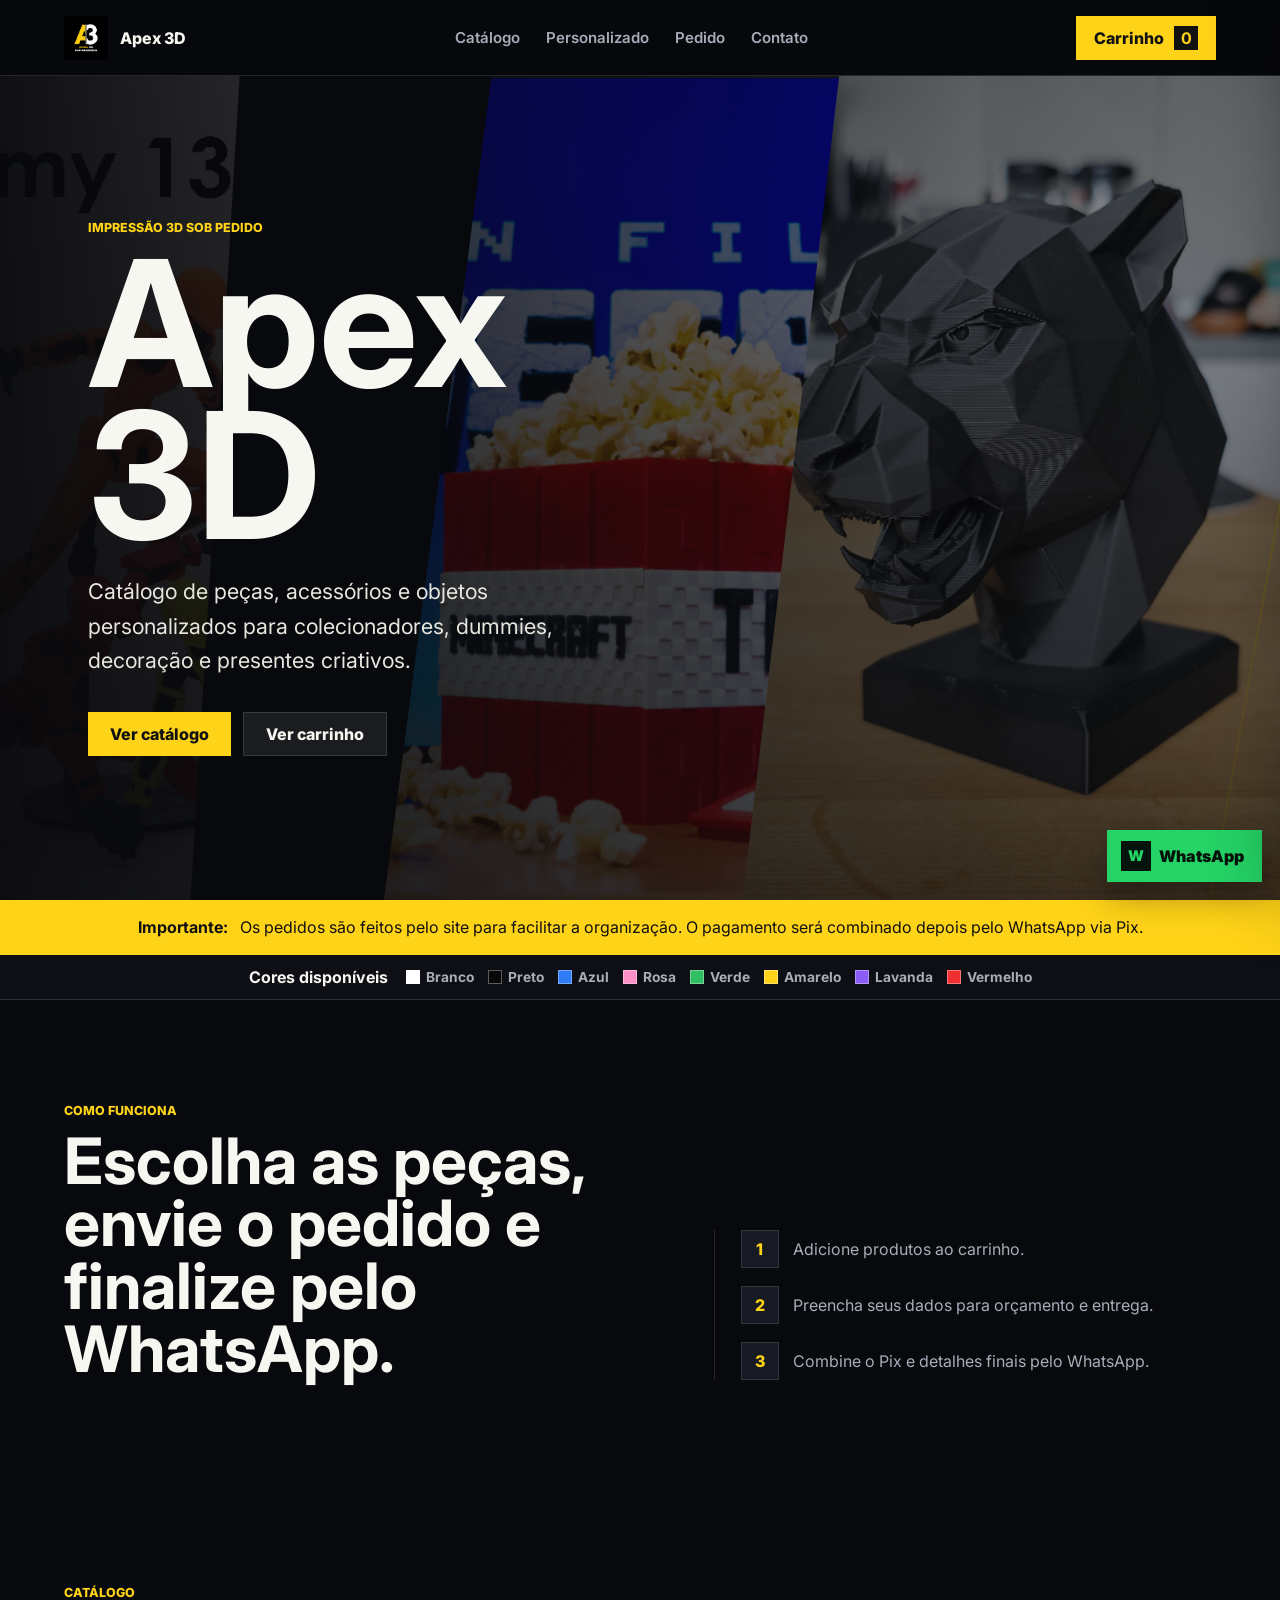
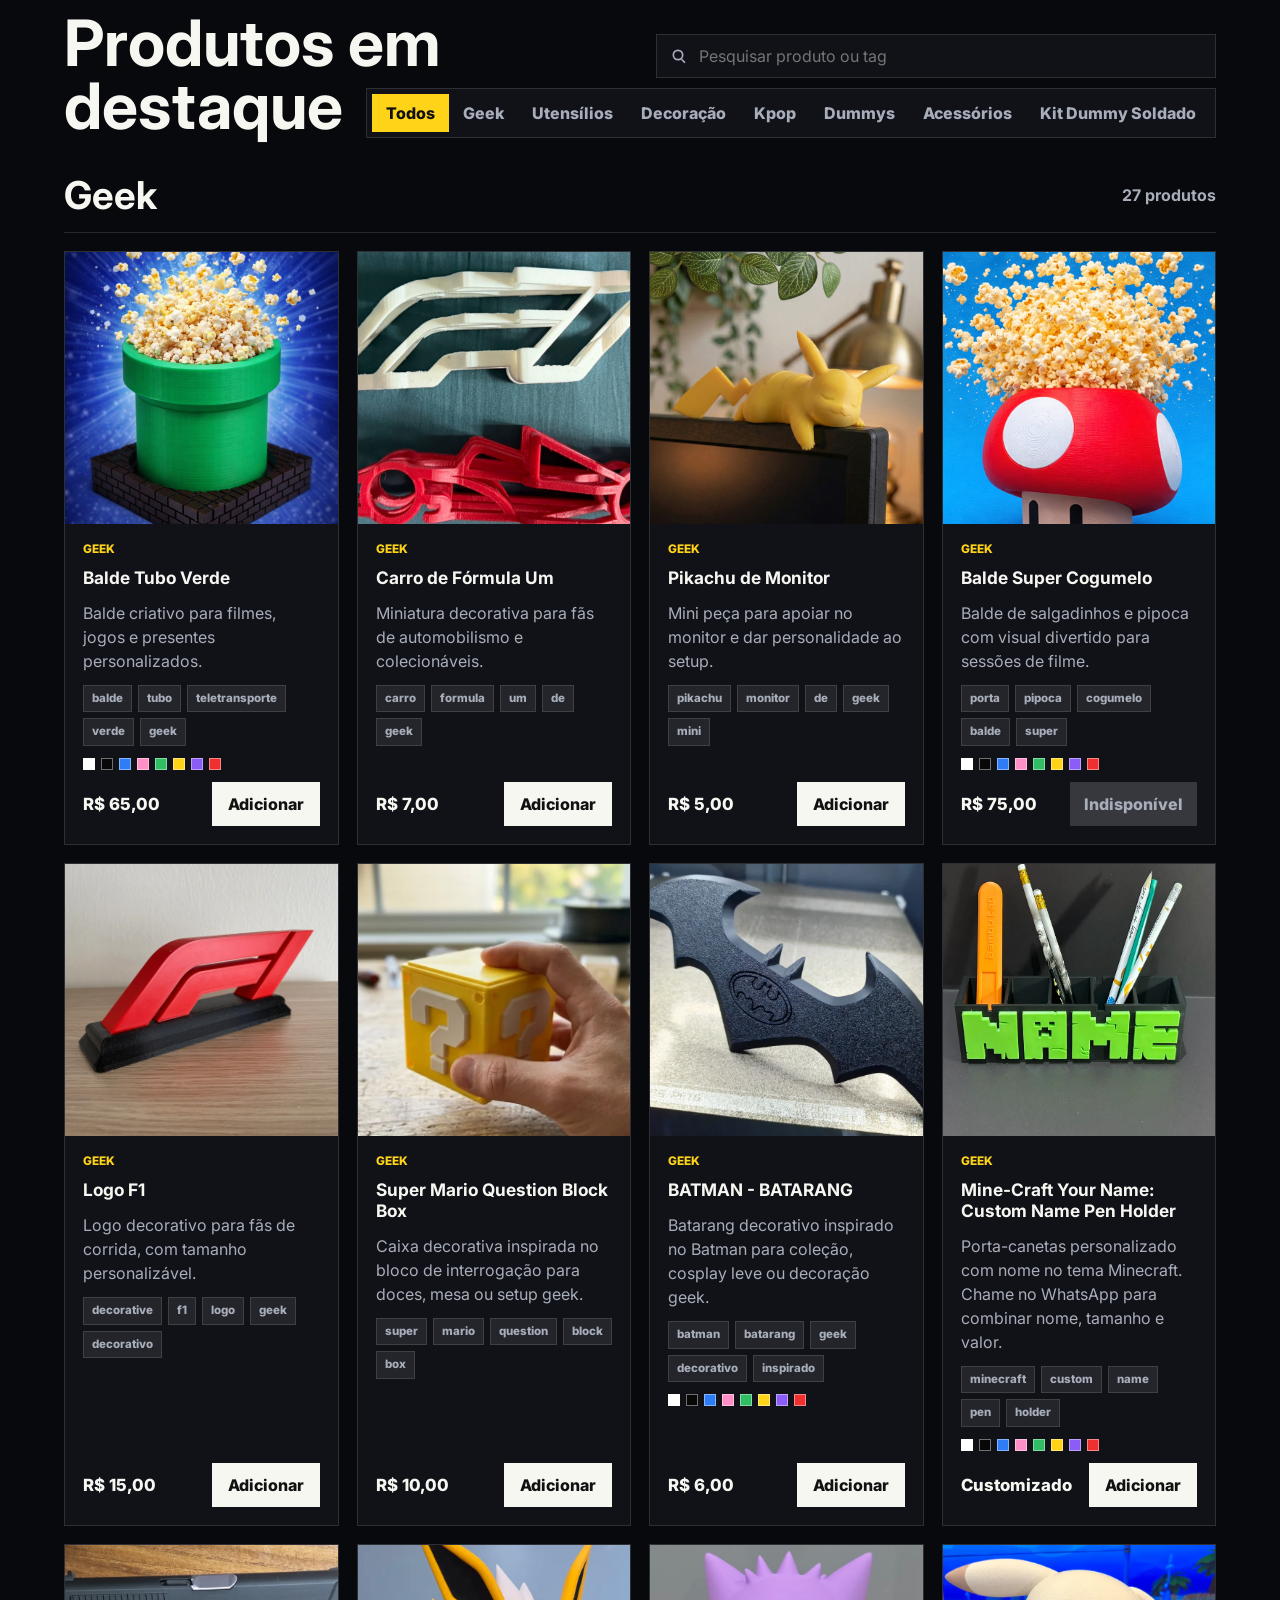
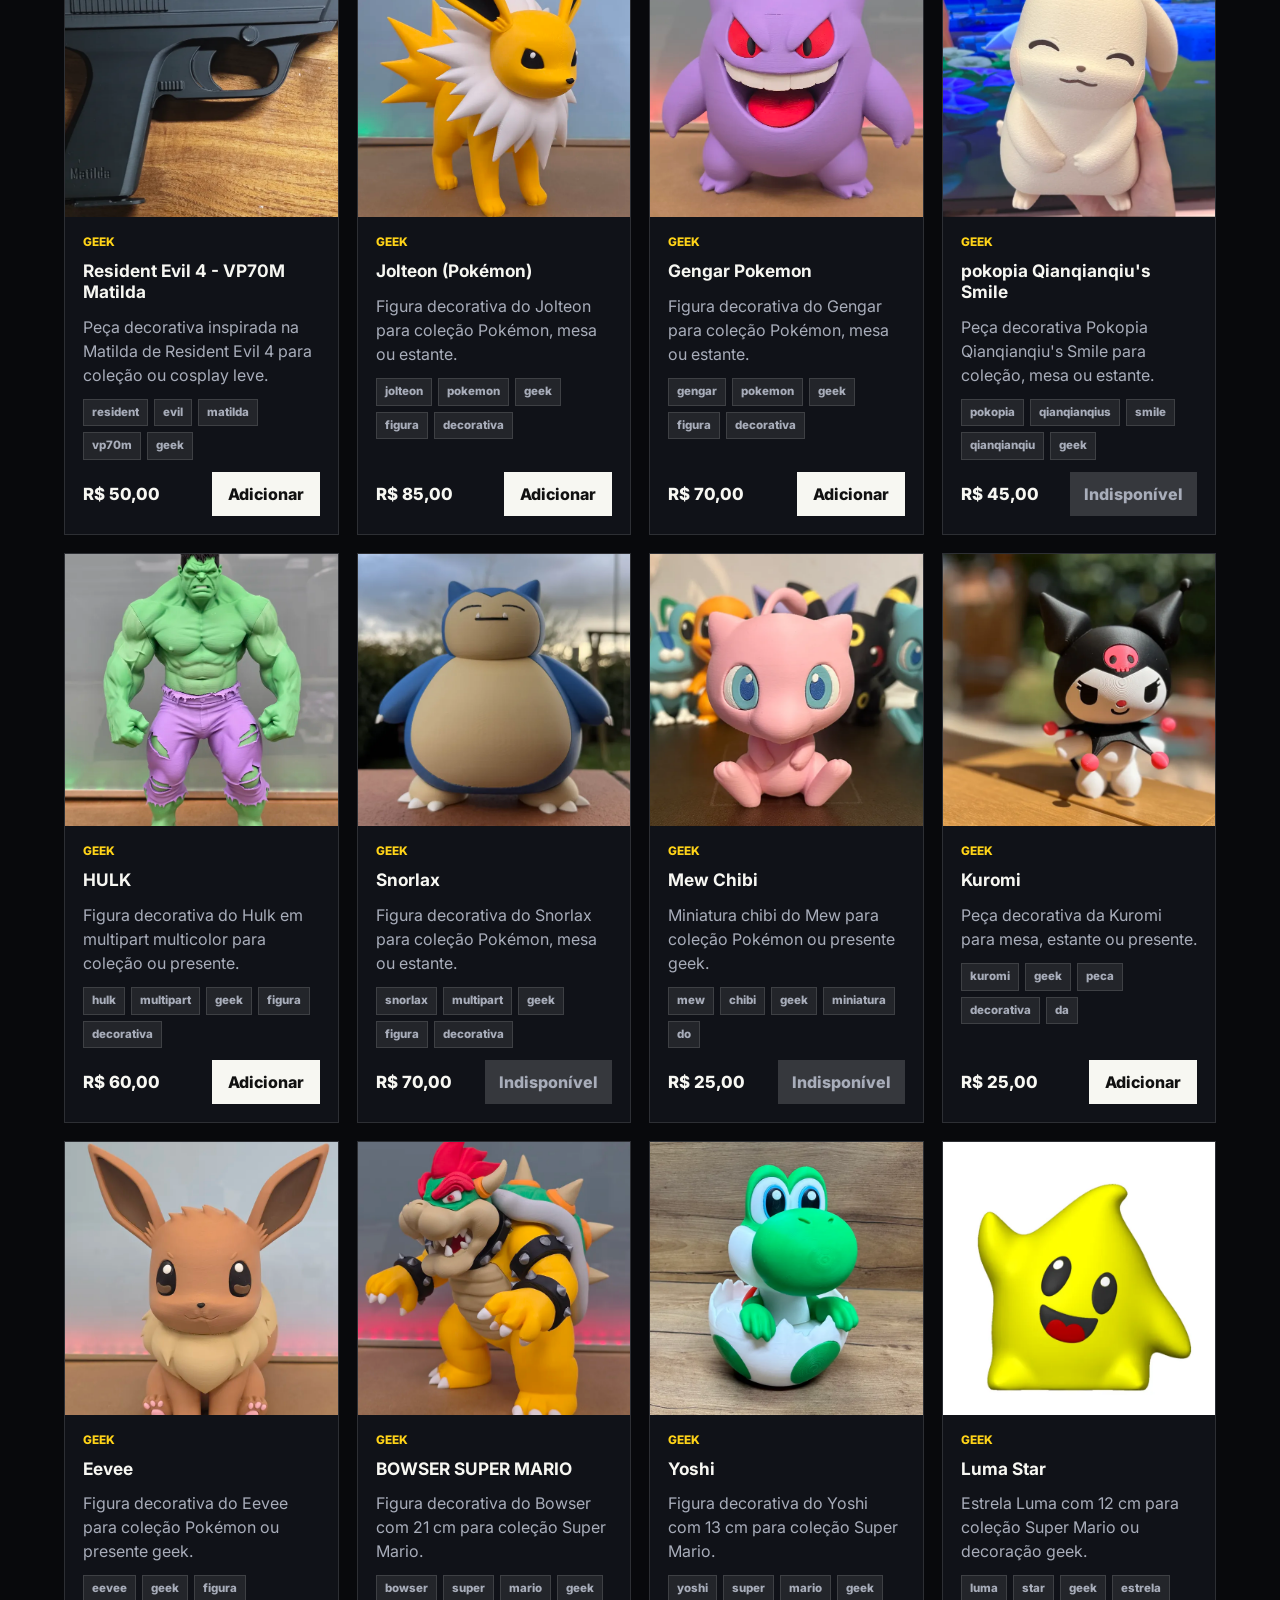
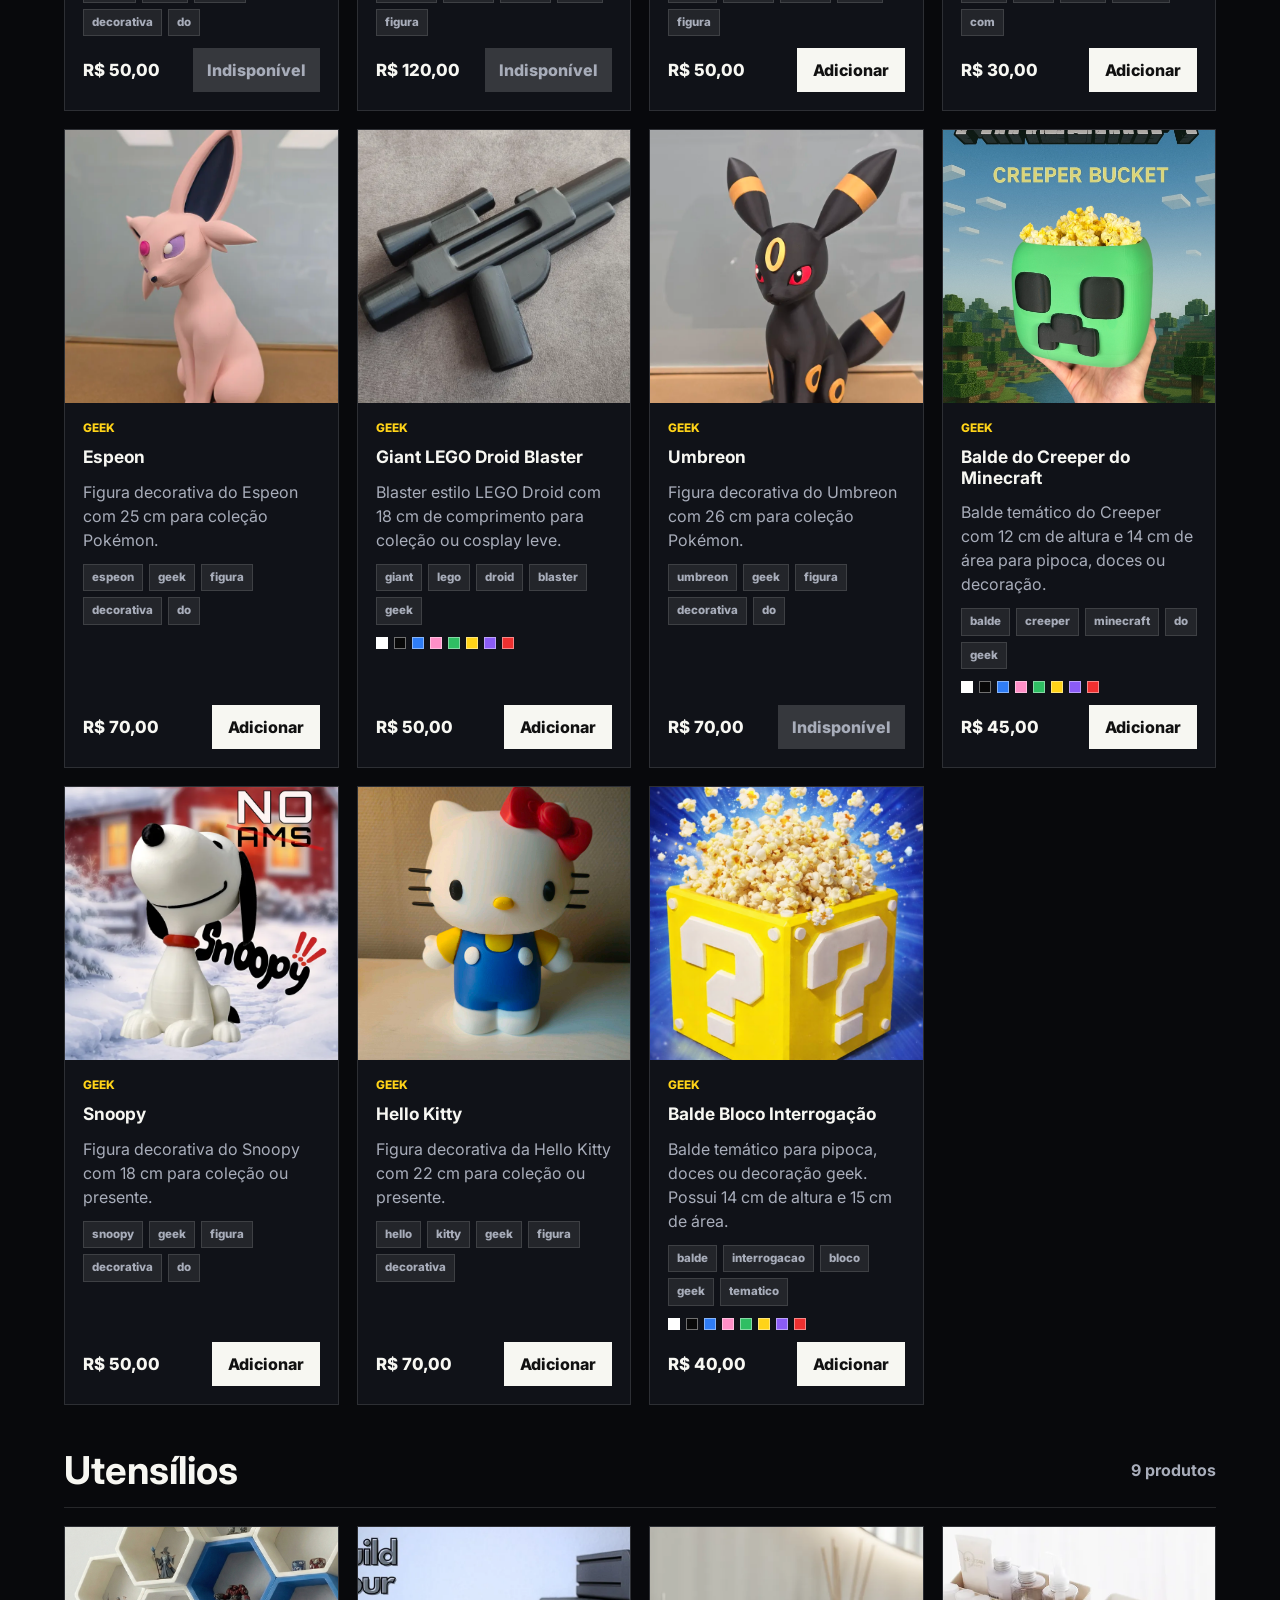
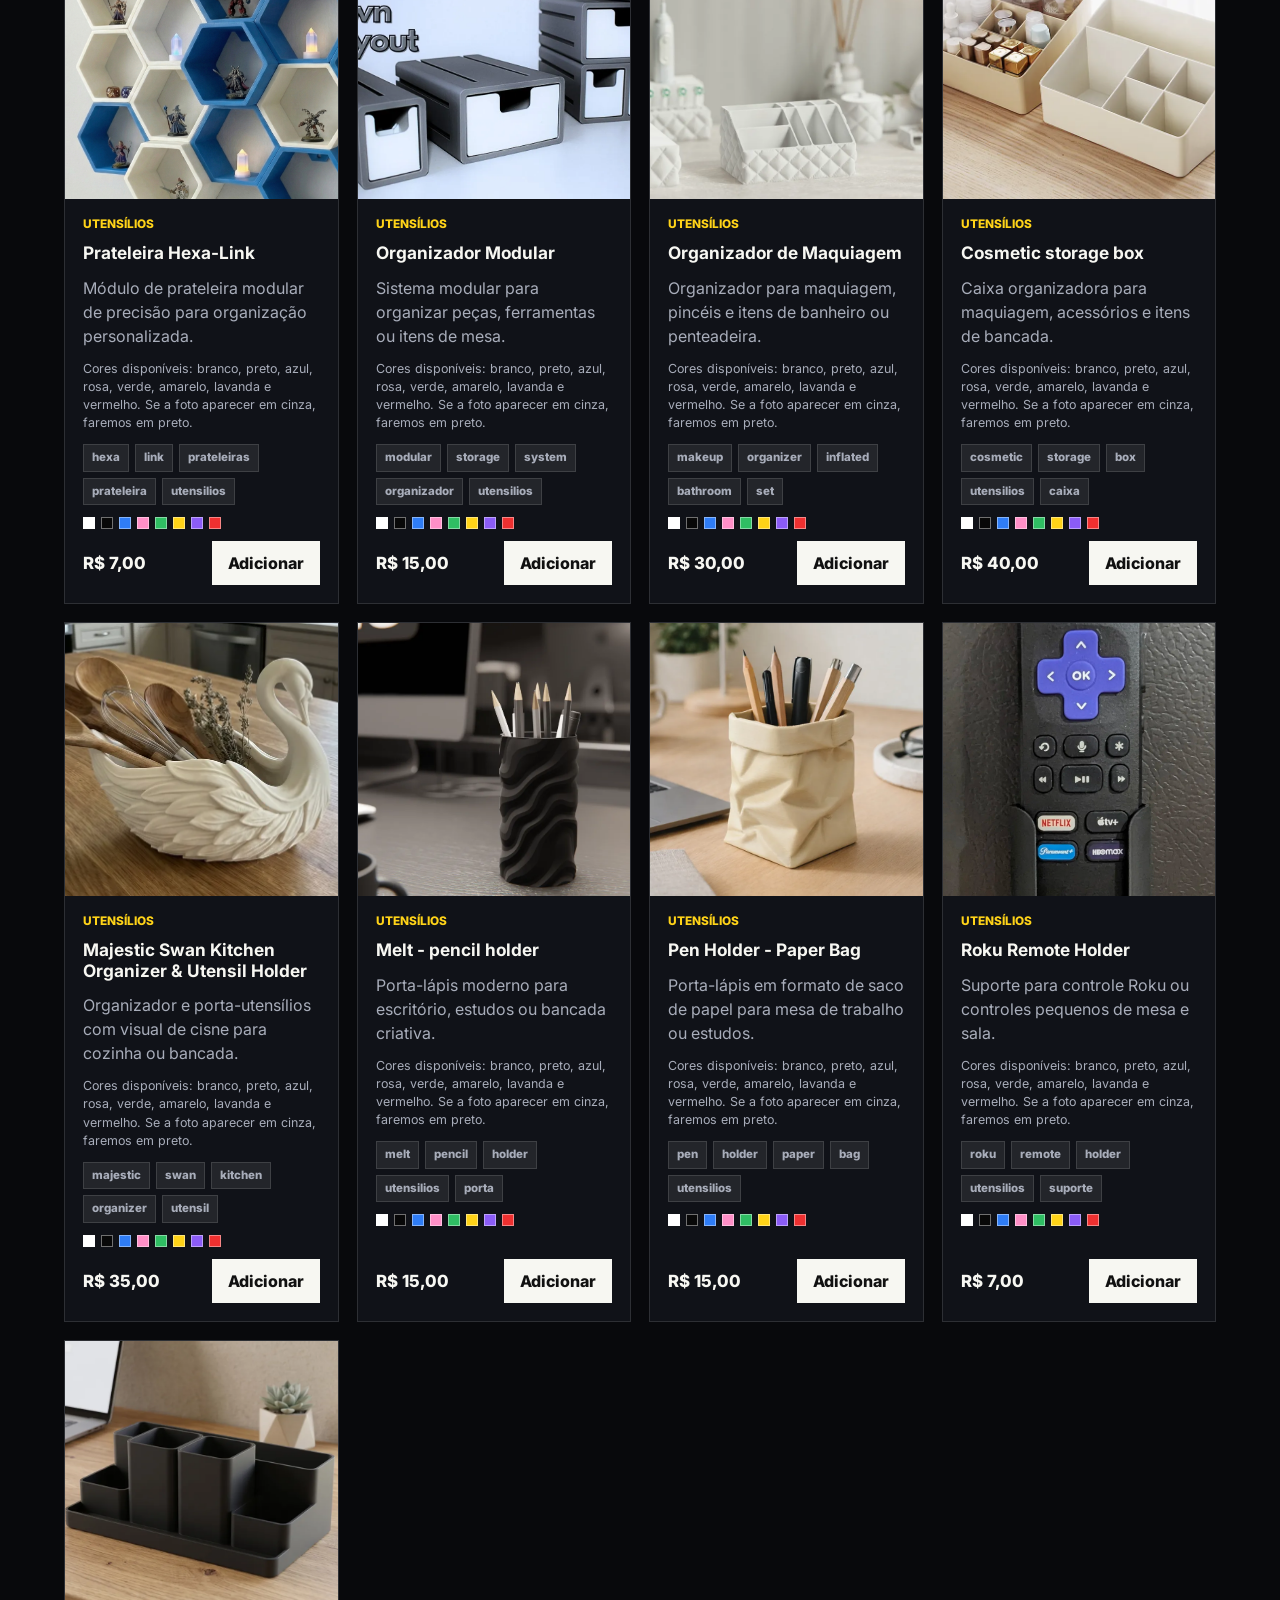
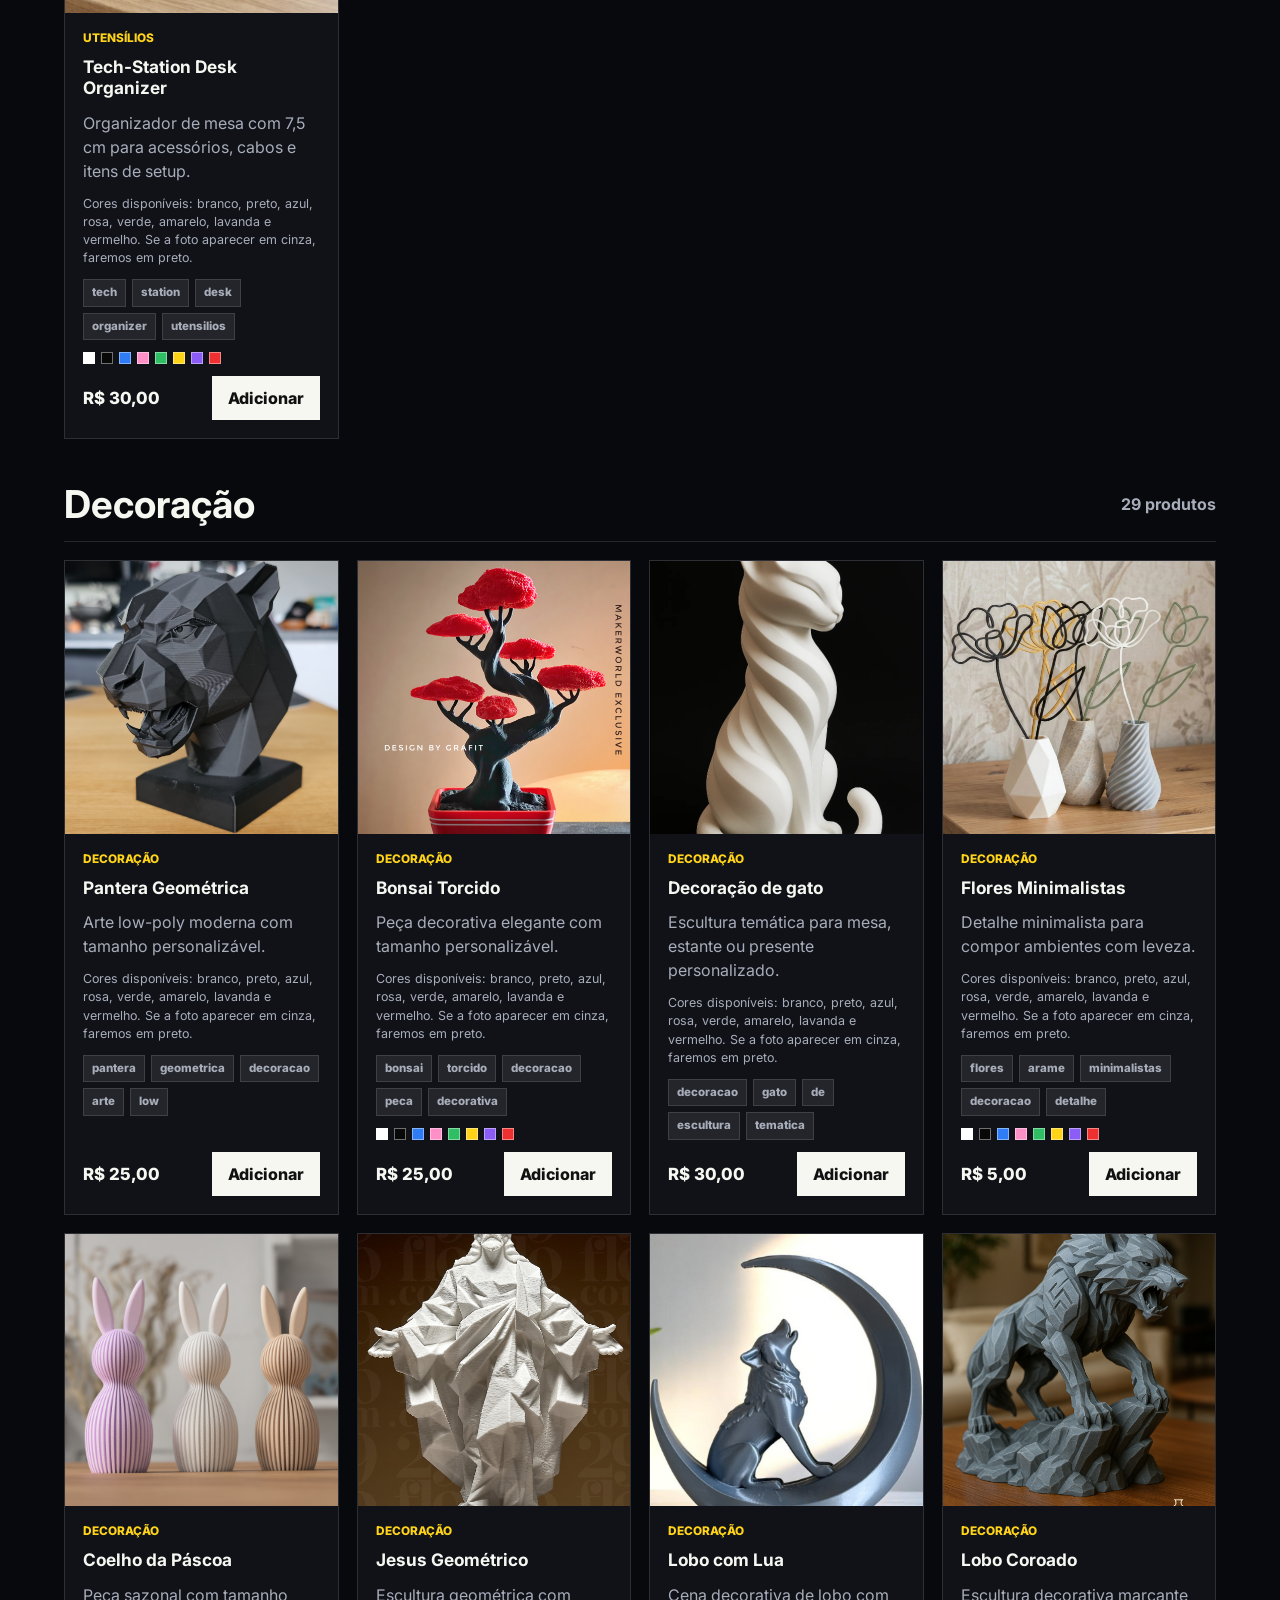
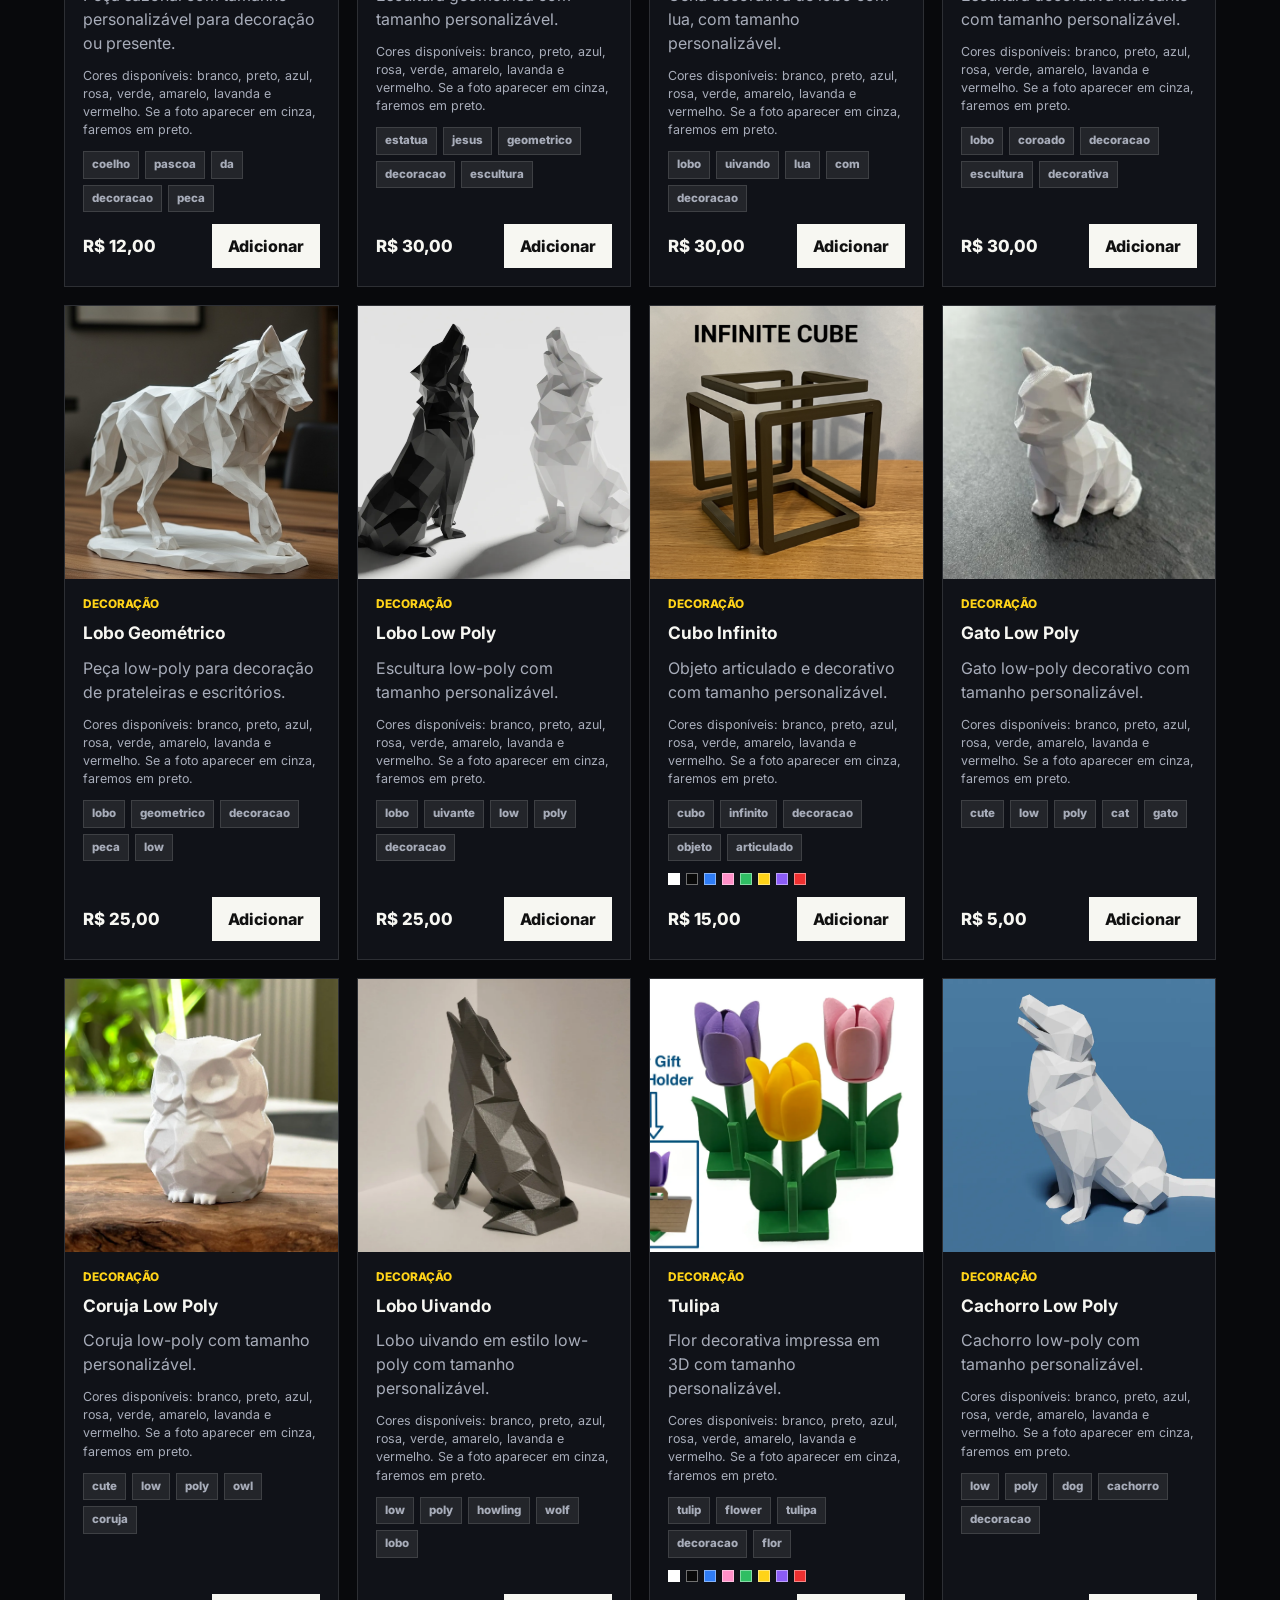
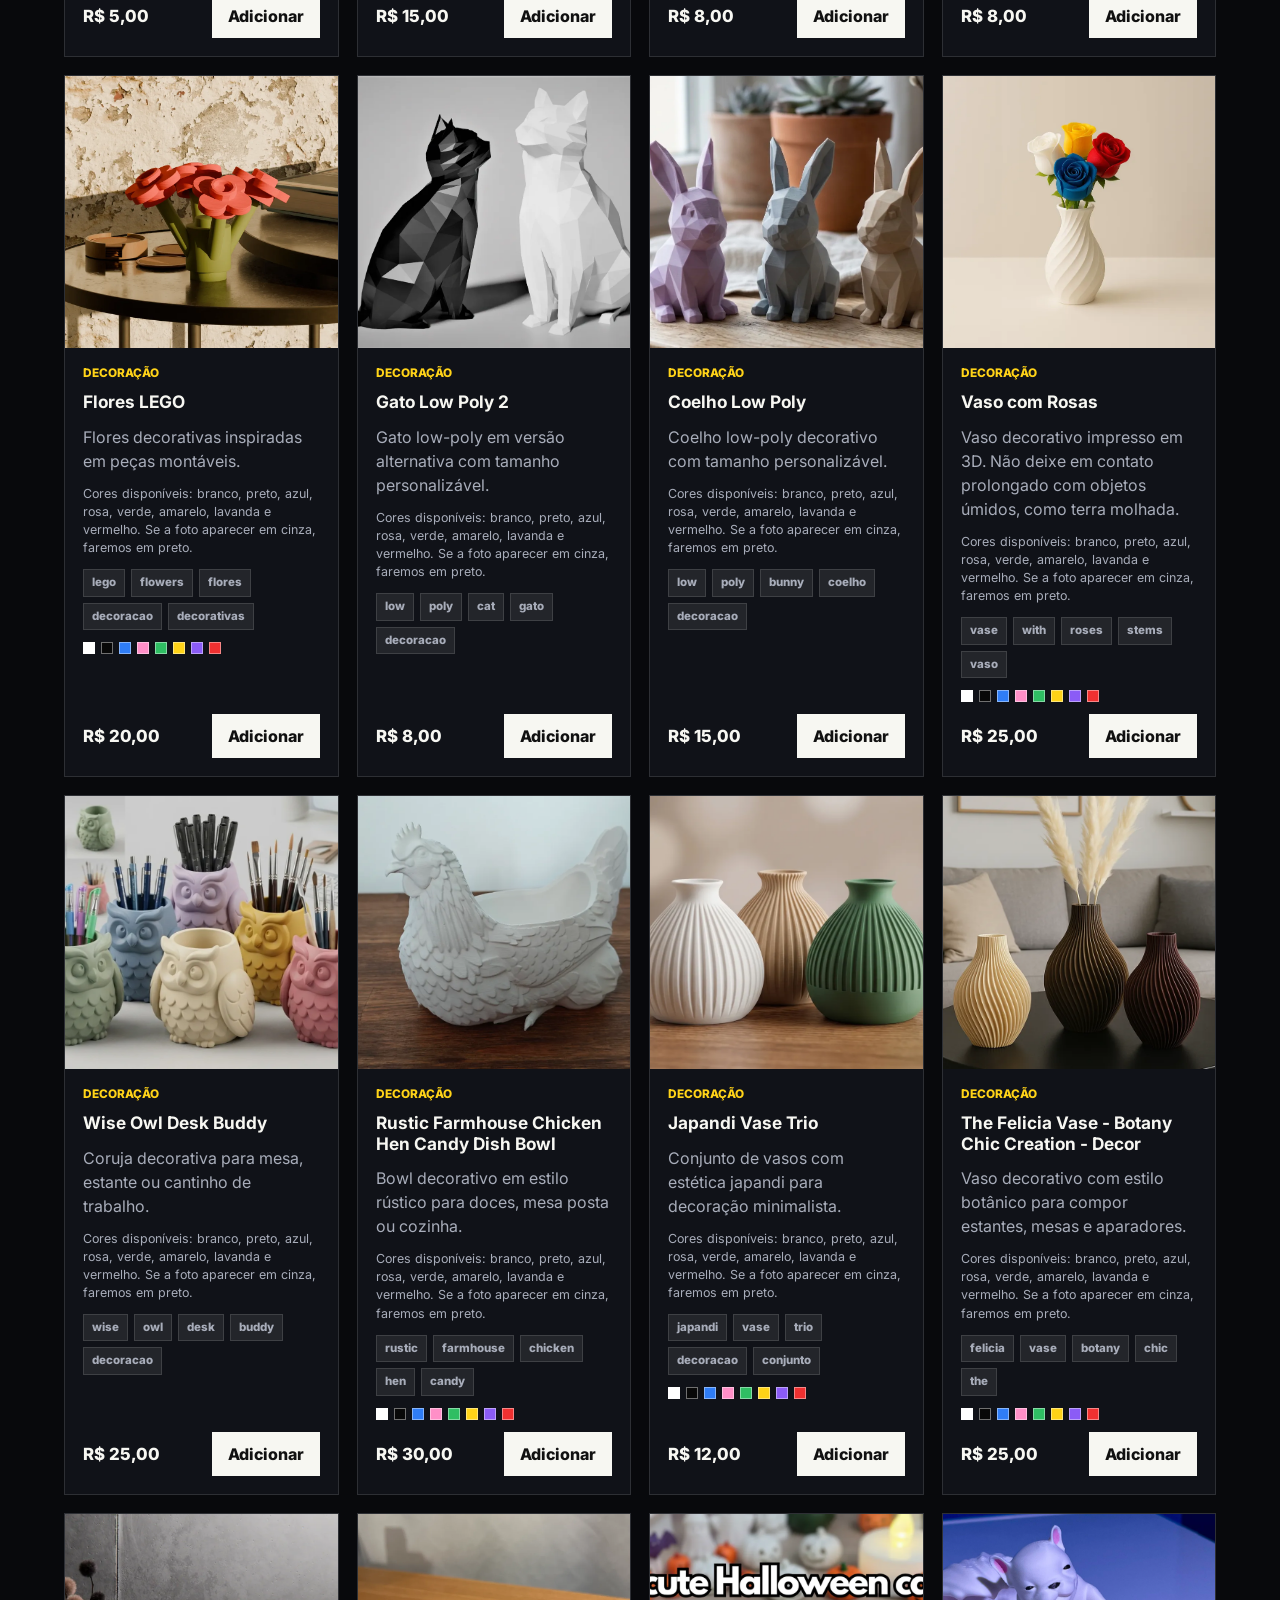
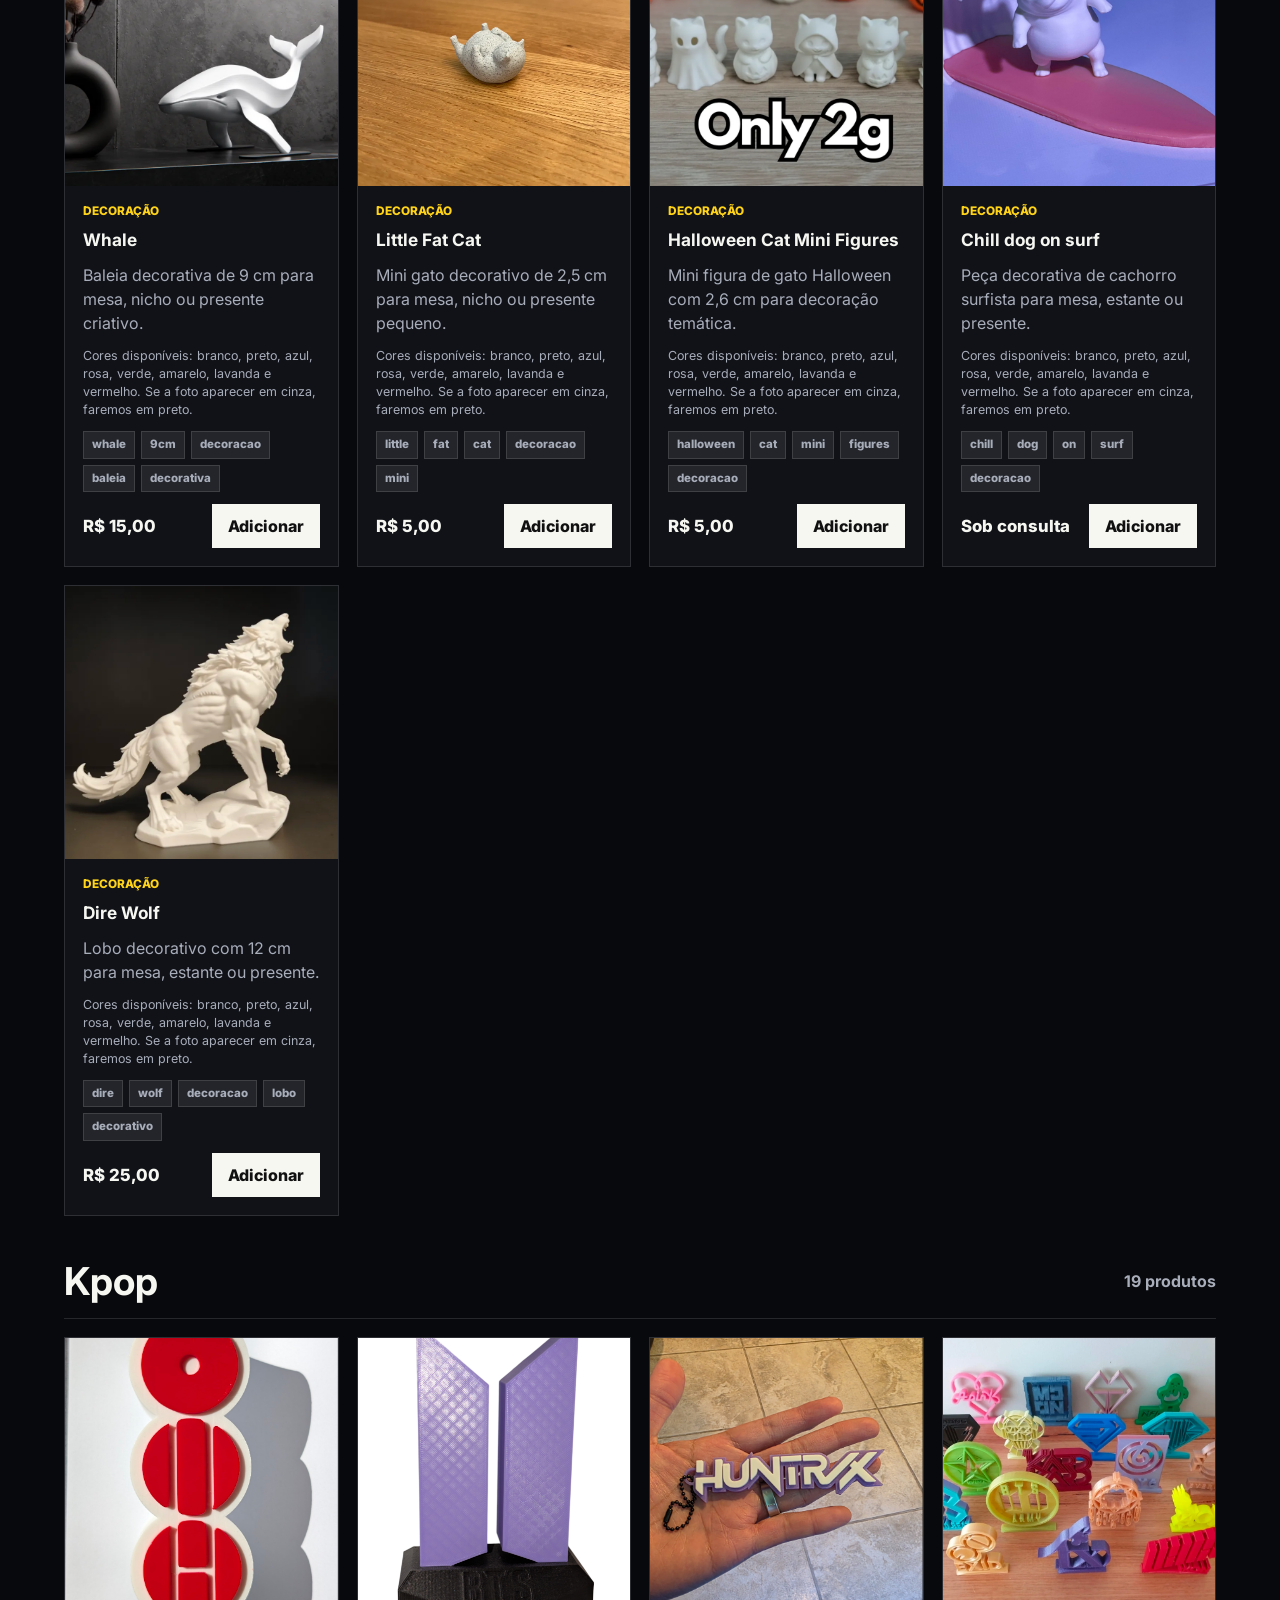
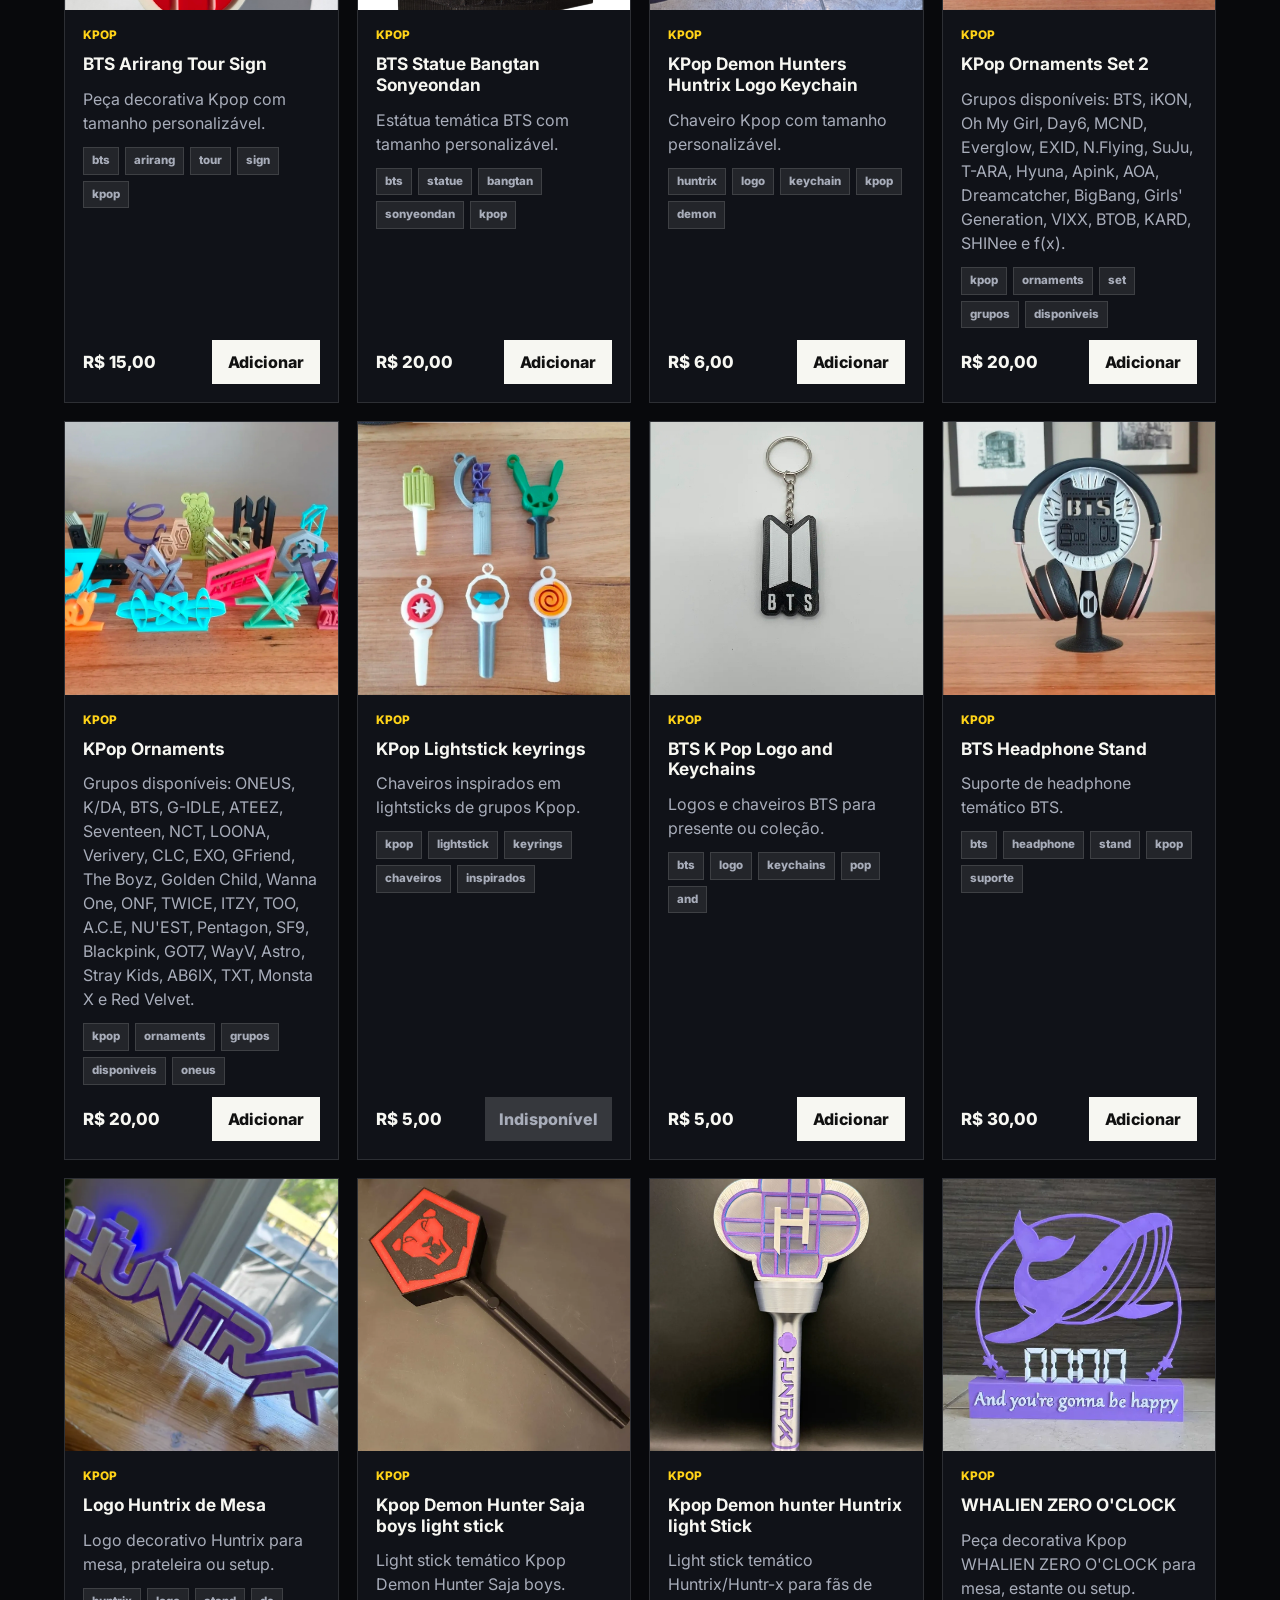
<file: index.html>
<!DOCTYPE html>
<html lang="pt-BR">
<head>
  <meta charset="UTF-8">
  <meta name="viewport" content="width=device-width, initial-scale=1.0">
  <meta name="description" content="Catálogo de impressão 3D da Apex 3D com carrinho de pedidos e finalização pelo WhatsApp via Pix.">
  <title>Apex 3D Impressões | Catálogo</title>
  <link rel="preconnect" href="https://fonts.googleapis.com">
  <link rel="preconnect" href="https://fonts.gstatic.com" crossorigin>
  <link href="https://fonts.googleapis.com/css2?family=Inter:wght@400;500;600;700;800&display=swap" rel="stylesheet">
  <link rel="stylesheet" href="style.css?v=20260620b">
</head>
<body>
  <header class="site-header">
    <a class="brand" href="#inicio" aria-label="Apex 3D Impressões">
      <img src="APEX 3D IMPRESSÕES.png" alt="Logo Apex 3D Impressões">
      <span>Apex 3D</span>
    </a>

    <nav class="nav-links" aria-label="Navegação principal">
      <a href="#catalogo">Catálogo</a>
      <a href="#personalizado">Personalizado</a>
      <a href="#pedido">Pedido</a>
      <a href="#contato">Contato</a>
    </nav>

    <button class="cart-trigger" type="button" data-open-cart aria-label="Abrir carrinho">
      <span>Carrinho</span>
      <strong data-cart-count>0</strong>
    </button>
  </header>

  <main>
    <section class="hero" id="inicio">
      <div class="hero-media" aria-hidden="true">
        <div class="hero-panel hero-panel-one">
          <img src="Fotos/Dummys/Dummy 13 - version 1.0!.png" alt="">
        </div>
        <div class="hero-panel hero-panel-two">
          <img src="Fotos/Utensílios e Decoração/Minecraft Movie TNT PopCorn Bucket.png" alt="">
        </div>
        <div class="hero-panel hero-panel-three">
          <img src="Fotos/Utensílios e Decoração/Busto de Pantera Geométrica Arte Low-Poly Moderna.jpg" alt="">
        </div>
      </div>
      <div class="hero-content reveal">
        <p class="eyebrow">Impressão 3D sob pedido</p>
        <h1>Apex 3D</h1>
        <p class="hero-copy">Catálogo de peças, acessórios e objetos personalizados para colecionadores, dummies, decoração e presentes criativos.</p>
        <div class="hero-actions">
          <a class="primary-link" href="#catalogo">Ver catálogo</a>
          <button class="secondary-link" type="button" data-open-cart>Ver carrinho</button>
        </div>
      </div>
    </section>

    <section class="payment-note" aria-label="Informação sobre pagamento">
      <strong>Importante:</strong>
      <span>Os pedidos são feitos pelo site para facilitar a organização. O pagamento será combinado depois pelo WhatsApp via Pix.</span>
    </section>

    <section class="color-note" aria-label="Cores disponíveis">
      <strong>Cores disponíveis</strong>
      <div class="color-swatches">
        <span style="--swatch: #ffffff">Branco</span>
        <span style="--swatch: #080808">Preto</span>
        <span style="--swatch: #2f7df6">Azul</span>
        <span style="--swatch: #ff8fc7">Rosa</span>
        <span style="--swatch: #2fbe63">Verde</span>
        <span style="--swatch: #ffd318">Amarelo</span>
        <span style="--swatch: #8b5cf6">Lavanda</span>
        <span style="--swatch: #ef3030">Vermelho</span>
      </div>
    </section>

    <section class="intro-section" id="pedido">
      <div>
        <p class="eyebrow">Como funciona</p>
        <h2>Escolha as peças, envie o pedido e finalize pelo WhatsApp.</h2>
      </div>
      <ol class="steps" aria-label="Etapas do pedido">
        <li><span>1</span>Adicione produtos ao carrinho.</li>
        <li><span>2</span>Preencha seus dados para orçamento e entrega.</li>
        <li><span>3</span>Combine o Pix e detalhes finais pelo WhatsApp.</li>
      </ol>
    </section>

    <section class="catalog-section" id="catalogo">
      <div class="section-heading">
        <div>
          <p class="eyebrow">Catálogo</p>
          <h2>Produtos em destaque</h2>
        </div>
        <div class="catalog-controls">
          <label class="search-box" aria-label="Pesquisar no catálogo">
            <svg viewBox="0 0 24 24" aria-hidden="true" focusable="false">
              <path d="M10.8 4.2a6.6 6.6 0 1 1 0 13.2 6.6 6.6 0 0 1 0-13.2Zm0 2a4.6 4.6 0 1 0 0 9.2 4.6 4.6 0 0 0 0-9.2Zm5.1 9.2 4 4-1.4 1.4-4-4 1.4-1.4Z"/>
            </svg>
            <input type="search" placeholder="Pesquisar produto ou tag" autocomplete="off" data-product-search>
          </label>

        <div class="filter-tabs" role="list" aria-label="Filtros do catálogo">
          <button class="filter-btn is-active" type="button" data-filter="Todos">Todos</button>
          <button class="filter-btn" type="button" data-filter="Geek">Geek</button>
          <button class="filter-btn" type="button" data-filter="Utensílios">Utensílios</button>
          <button class="filter-btn" type="button" data-filter="Decoração">Decoração</button>
          <button class="filter-btn" type="button" data-filter="Kpop">Kpop</button>
          <button class="filter-btn" type="button" data-filter="Dummys">Dummys</button>
          <button class="filter-btn" type="button" data-filter="Acessórios">Acessórios</button>
          <button class="filter-btn" type="button" data-filter="Kit Dummy Soldado">Kit Dummy Soldado</button>
        </div>
        </div>
      </div>

      <div class="product-grid" data-product-grid aria-live="polite"></div>
    </section>

    <section class="custom-section" id="personalizado">
      <div class="custom-copy">
        <p class="eyebrow">Sob medida</p>
        <h2>Quer algo personalizado?</h2>
        <p>Envie sua ideia para a Apex 3D. Pode ser tamanho diferente, cor, peça para dummy, decoração, presente, reposição ou um modelo específico.</p>
        <a class="whatsapp-inline" href="#" target="_blank" rel="noopener" data-whatsapp-link-custom>Falar no WhatsApp</a>
      </div>

      <form class="custom-form" data-custom-form method="POST">
        <input type="hidden" name="_captcha" value="false">
        <input type="hidden" name="_template" value="table">
        <input type="hidden" name="_subject" value="Pedido personalizado - Apex 3D">
        <input type="hidden" name="Tipo de solicitação" value="Pedido personalizado">

        <label>
          Nome
          <input type="text" name="Nome" autocomplete="name" required>
        </label>
        <label>
          WhatsApp
          <input type="tel" name="WhatsApp" autocomplete="tel" required>
        </label>
        <label>
          E-mail
          <input type="email" name="Email" autocomplete="email" required>
        </label>
        <label>
          O que você quer personalizar?
          <textarea name="Pedido personalizado" rows="5" placeholder="Descreva a peça, tamanho, cor, tema, quantidade e qualquer detalhe importante." required></textarea>
        </label>

        <button class="submit-order" type="submit">Enviar solicitação</button>
        <p class="order-status" data-custom-status role="status" aria-live="polite"></p>
      </form>
    </section>
  </main>

  <aside class="cart-panel" data-cart-panel aria-hidden="true">
    <div class="cart-backdrop" data-close-cart></div>
    <div class="cart-drawer" role="dialog" aria-modal="true" aria-labelledby="cart-title">
      <div class="cart-header">
        <div>
          <p class="eyebrow">Pedido</p>
          <h2 id="cart-title">Carrinho</h2>
        </div>
        <button class="icon-button" type="button" data-close-cart aria-label="Fechar carrinho">x</button>
      </div>

      <div class="cart-items" data-cart-items></div>

      <div class="cart-summary">
        <div>
          <span>Total</span>
          <strong data-cart-total>R$ 0,00</strong>
        </div>
        <small>Produtos sob encomenda. Para saber o processo do pedido, prazo e próximos passos, contate no WhatsApp.</small>
      </div>

      <form class="checkout-form" data-checkout-form method="POST">
        <input type="hidden" name="_captcha" value="false">
        <input type="hidden" name="_template" value="table">
        <input type="hidden" name="_subject" value="Novo pedido - Apex 3D">
        <input type="hidden" name="Resumo do pedido" data-order-summary>

        <p class="checkout-note"><strong>Produto sob encomenda:</strong> depois de enviar, fale no WhatsApp para saber o processo do pedido, prazo de produção e combinação final.</p>

        <label>
          Nome do cliente
          <input type="text" name="Nome" autocomplete="name" required>
        </label>
        <label>
          Telefone
          <input type="tel" name="Telefone" autocomplete="tel" required>
        </label>
        <label>
          E-mail
          <input type="email" name="Email" autocomplete="email" required>
        </label>
        <label>
          Cidade/bairro
          <input type="text" name="Cidade/Bairro" required>
        </label>
        <label>
          Observações
          <textarea name="Observações" rows="4" placeholder="Cor, tamanho, prazo desejado ou outra personalização"></textarea>
        </label>

        <button class="submit-order" type="submit">Confirmar pedido</button>
        <p class="order-status" data-order-status role="status" aria-live="polite"></p>
      </form>

      <div class="success-message" data-success-message hidden>
        <h3>Pedido enviado com sucesso!</h3>
        <p>Recebemos os dados do carrinho. O produto é sob encomenda; chame a Apex 3D no WhatsApp para saber o processo do pedido e combinar os próximos passos.</p>
        <a class="whatsapp-button" href="#" target="_blank" rel="noopener" data-whatsapp-link>Chamar no WhatsApp</a>
      </div>
    </div>
  </aside>

  <footer class="site-footer" id="contato">
    <div>
      <img src="APEX 3D IMPRESSÕES.png" alt="Apex 3D Impressões">
      <p>Apex 3D Impressões</p>
    </div>
    <p>Pedidos sob encomenda organizados pelo site. Processo, prazo, pagamento e produção combinados pelo WhatsApp.</p>
  </footer>

  <a class="floating-whatsapp" href="#" target="_blank" rel="noopener" aria-label="Chamar a Apex 3D no WhatsApp" data-floating-whatsapp>
    <span>WhatsApp</span>
  </a>

  <script src="script.js?v=20260620b"></script>
</body>
</html>
</file>
<file: style.css>
:root {
  --bg: #08090c;
  --surface: #101218;
  --surface-strong: #171a22;
  --text: #f7f7f2;
  --muted: #a8adba;
  --line: rgba(255, 255, 255, 0.12);
  --accent: #ffd318;
  --accent-dark: #c9a500;
  --green: #25d366;
  --danger: #ff6b6b;
  --header-height: 76px;
  font-family: "Inter", Arial, sans-serif;
}

* {
  box-sizing: border-box;
}

html {
  scroll-behavior: smooth;
}

body {
  margin: 0;
  background: var(--bg);
  color: var(--text);
}

body.is-cart-open {
  overflow: hidden;
}

img {
  display: block;
  max-width: 100%;
}

button,
input,
textarea {
  font: inherit;
}

a {
  color: inherit;
  text-decoration: none;
}

.site-header {
  align-items: center;
  backdrop-filter: blur(18px);
  background: rgba(8, 9, 12, 0.82);
  border-bottom: 1px solid var(--line);
  display: flex;
  gap: 24px;
  height: var(--header-height);
  justify-content: space-between;
  left: 0;
  padding: 0 clamp(18px, 5vw, 72px);
  position: sticky;
  right: 0;
  top: 0;
  z-index: 20;
}

.brand {
  align-items: center;
  display: flex;
  gap: 12px;
  font-weight: 800;
  letter-spacing: 0;
  min-width: 0;
}

.brand img {
  background: #000;
  height: 44px;
  object-fit: contain;
  width: 44px;
}

.nav-links {
  align-items: center;
  display: flex;
  gap: 26px;
  color: var(--muted);
  font-size: 0.94rem;
  font-weight: 600;
}

.nav-links a:hover {
  color: var(--text);
}

.cart-trigger,
.primary-link,
.secondary-link,
.submit-order,
.whatsapp-button,
.filter-btn,
.product-button,
.quantity-btn,
.icon-button {
  align-items: center;
  border: 0;
  cursor: pointer;
  display: inline-flex;
  justify-content: center;
  min-height: 44px;
  transition: transform 180ms ease, background 180ms ease, border-color 180ms ease, color 180ms ease;
}

.cart-trigger {
  background: var(--accent);
  color: #111;
  gap: 10px;
  padding: 0 18px;
  font-weight: 800;
}

.cart-trigger strong {
  background: #111;
  color: var(--accent);
  display: grid;
  height: 24px;
  min-width: 24px;
  padding: 0 6px;
  place-items: center;
}

.cart-trigger:hover,
.primary-link:hover,
.submit-order:hover,
.product-button:hover {
  transform: translateY(-2px);
}

.hero {
  display: grid;
  min-height: calc(100svh - var(--header-height));
  overflow: hidden;
  position: relative;
}

.hero::after {
  background:
    linear-gradient(90deg, rgba(8, 9, 12, 0.96) 0%, rgba(8, 9, 12, 0.74) 38%, rgba(8, 9, 12, 0.34) 100%),
    linear-gradient(180deg, rgba(8, 9, 12, 0.04) 0%, rgba(8, 9, 12, 0.52) 100%);
  content: "";
  inset: 0;
  position: absolute;
}

.hero-media {
  inset: 0;
  overflow: hidden;
  position: absolute;
}

.hero-panel {
  height: 100%;
  overflow: hidden;
  position: absolute;
  top: 0;
}

.hero-panel::after {
  background: linear-gradient(110deg, rgba(255, 211, 24, 0.95), rgba(255, 211, 24, 0.18));
  content: "";
  height: 140%;
  position: absolute;
  right: -4px;
  top: -20%;
  transform: rotate(10deg);
  width: 2px;
}

.hero-panel img {
  height: 100%;
  object-fit: cover;
  object-position: center;
  width: 100%;
  animation: slowPush 18s ease-in-out infinite alternate;
}

.hero-panel-one {
  clip-path: polygon(0 0, 39% 0, 31% 100%, 0 100%);
  left: 0;
  width: 48%;
}

.hero-panel-two {
  clip-path: polygon(20% 0, 100% 0, 82% 100%, 0 100%);
  left: 30%;
  width: 42%;
}

.hero-panel-three {
  clip-path: polygon(18% 0, 100% 0, 100% 100%, 0 100%);
  right: 0;
  width: 42%;
}

.hero-panel-one img {
  object-position: center;
}

.hero-panel-two img {
  object-position: center;
  animation-delay: -4s;
}

.hero-panel-three img {
  object-position: center;
  animation-delay: -8s;
}

.hero-content {
  align-self: center;
  max-width: 720px;
  padding: 56px clamp(20px, 7vw, 88px);
  position: relative;
  z-index: 1;
}

.eyebrow {
  color: var(--accent);
  font-size: 0.78rem;
  font-weight: 800;
  letter-spacing: 0;
  margin: 0 0 12px;
  text-transform: uppercase;
}

h1,
h2,
h3,
p {
  margin-top: 0;
}

h1 {
  font-size: clamp(4rem, 16vw, 11rem);
  line-height: 0.86;
  margin-bottom: 24px;
}

h2 {
  font-size: clamp(2rem, 5vw, 4.7rem);
  line-height: 0.98;
  margin-bottom: 0;
}

.hero-copy {
  color: #e7e7df;
  font-size: clamp(1.05rem, 2vw, 1.35rem);
  line-height: 1.6;
  max-width: 600px;
}

.hero-actions {
  display: flex;
  flex-wrap: wrap;
  gap: 12px;
  margin-top: 34px;
}

.primary-link,
.secondary-link {
  font-weight: 800;
  padding: 0 22px;
}

.primary-link {
  background: var(--accent);
  color: #111;
}

.secondary-link {
  background: rgba(255, 255, 255, 0.08);
  border: 1px solid var(--line);
  color: var(--text);
}

.payment-note {
  align-items: center;
  background: var(--accent);
  color: #111;
  display: flex;
  gap: 12px;
  justify-content: center;
  line-height: 1.45;
  padding: 16px clamp(18px, 5vw, 72px);
  text-align: center;
}

.color-note {
  align-items: center;
  background: #0d0f14;
  border-bottom: 1px solid var(--line);
  color: var(--muted);
  display: flex;
  gap: 18px;
  justify-content: center;
  padding: 12px clamp(18px, 5vw, 72px);
}

.color-note strong {
  color: var(--text);
  white-space: nowrap;
}

.color-swatches {
  display: flex;
  flex-wrap: wrap;
  gap: 10px 14px;
  justify-content: center;
}

.color-swatches span {
  align-items: center;
  display: inline-flex;
  gap: 6px;
  font-size: 0.86rem;
  font-weight: 700;
}

.color-swatches span::before {
  background: var(--swatch);
  border: 1px solid rgba(255, 255, 255, 0.34);
  content: "";
  display: inline-block;
  height: 12px;
  width: 12px;
}

.color-note small {
  color: var(--muted);
  line-height: 1.45;
}

.product-color-note {
  color: var(--muted);
  font-size: 0.78rem;
  line-height: 1.45;
}

.intro-section,
.catalog-section,
.custom-section,
.site-footer {
  padding: clamp(54px, 8vw, 110px) clamp(18px, 5vw, 72px);
}

.intro-section {
  align-items: end;
  display: grid;
  gap: 36px;
  grid-template-columns: minmax(0, 1.1fr) minmax(280px, 0.9fr);
}

.steps {
  border-left: 1px solid var(--line);
  display: grid;
  gap: 18px;
  list-style: none;
  margin: 0;
  padding: 0 0 0 26px;
}

.steps li {
  align-items: center;
  color: var(--muted);
  display: flex;
  gap: 14px;
}

.steps span {
  background: var(--surface-strong);
  border: 1px solid var(--line);
  color: var(--accent);
  display: grid;
  flex: 0 0 38px;
  height: 38px;
  place-items: center;
  font-weight: 800;
}

.section-heading {
  align-items: end;
  display: flex;
  gap: 24px;
  justify-content: space-between;
  margin-bottom: 34px;
}

.catalog-controls {
  align-items: stretch;
  display: grid;
  gap: 10px;
  justify-items: end;
  min-width: min(100%, 560px);
}

.search-box {
  align-items: center;
  background: var(--surface);
  border: 1px solid var(--line);
  color: var(--muted);
  display: grid;
  gap: 8px;
  grid-template-columns: 20px 1fr;
  min-height: 44px;
  padding: 0 12px;
  width: min(100%, 560px);
}

.search-box svg {
  fill: currentColor;
  height: 20px;
  width: 20px;
}

.search-box input {
  background: transparent;
  border: 0;
  color: var(--text);
  min-width: 0;
  outline: 0;
  width: 100%;
}

.search-box:focus-within {
  border-color: var(--accent);
  color: var(--accent);
}

.filter-tabs {
  background: var(--surface);
  border: 1px solid var(--line);
  display: flex;
  overflow: auto;
  padding: 5px;
}

.filter-btn {
  background: transparent;
  color: var(--muted);
  font-weight: 800;
  min-height: 38px;
  padding: 0 14px;
  white-space: nowrap;
}

.filter-btn.is-active {
  background: var(--accent);
  color: #111;
}

.product-grid {
  display: grid;
  gap: 18px;
  grid-template-columns: repeat(4, minmax(0, 1fr));
}

.product-grid.is-grouped {
  display: block;
}

.category-section {
  margin-top: 42px;
}

.category-section:first-child {
  margin-top: 0;
}

.category-heading {
  align-items: center;
  border-bottom: 1px solid var(--line);
  display: flex;
  justify-content: space-between;
  margin-bottom: 18px;
  padding-bottom: 14px;
}

.category-heading h3 {
  font-size: clamp(1.35rem, 3vw, 2.4rem);
  margin: 0;
}

.category-heading span {
  color: var(--muted);
  font-weight: 700;
}

.category-products {
  display: grid;
  gap: 18px;
  grid-template-columns: repeat(4, minmax(0, 1fr));
}

.product-card {
  background: var(--surface);
  border: 1px solid var(--line);
  display: flex;
  flex-direction: column;
  min-height: 100%;
  overflow: hidden;
  transition: transform 180ms ease, border-color 180ms ease;
}

.product-card:hover {
  border-color: rgba(255, 211, 24, 0.55);
  transform: translateY(-4px);
}

.product-image {
  aspect-ratio: 1 / 1;
  background: #050505;
  overflow: hidden;
}

.product-image img {
  height: 100%;
  object-fit: cover;
  width: 100%;
  transition: transform 300ms ease;
}

.product-card:hover img {
  transform: scale(1.04);
}

.product-info {
  display: flex;
  flex: 1;
  flex-direction: column;
  gap: 12px;
  padding: 18px;
}

.product-category {
  color: var(--accent);
  font-size: 0.74rem;
  font-weight: 800;
  text-transform: uppercase;
}

.product-tags {
  display: flex;
  flex-wrap: wrap;
  gap: 6px;
}

.product-tags span {
  background: rgba(255, 255, 255, 0.08);
  border: 1px solid var(--line);
  color: var(--muted);
  font-size: 0.72rem;
  font-weight: 800;
  line-height: 1;
  padding: 7px 8px;
}

.product-palette {
  display: flex;
  flex-wrap: wrap;
  gap: 6px;
}

.product-palette span {
  background: var(--swatch);
  border: 1px solid rgba(255, 255, 255, 0.42);
  display: inline-block;
  height: 12px;
  width: 12px;
}

.empty-results {
  border: 1px dashed var(--line);
  color: var(--muted);
  line-height: 1.5;
  padding: 22px;
}

.product-info h3 {
  font-size: 1.08rem;
  line-height: 1.2;
  margin: 0;
}

.product-info p {
  color: var(--muted);
  line-height: 1.5;
  margin: 0;
}

.product-footer {
  align-items: center;
  display: flex;
  gap: 12px;
  justify-content: space-between;
  margin-top: auto;
}

.product-footer-variants {
  align-items: stretch;
  flex-direction: column;
}

.variant-actions {
  display: grid;
  gap: 10px;
  grid-template-columns: repeat(2, minmax(0, 1fr));
  width: 100%;
}

.variant-button {
  align-items: flex-start;
  display: grid;
  gap: 4px;
  justify-items: start;
  min-height: 58px;
  width: 100%;
}

.variant-button strong {
  font-size: 0.92rem;
}

.kit-calculation {
  background: rgba(255, 211, 24, 0.08);
  border: 1px solid rgba(255, 211, 24, 0.24);
  color: var(--muted);
  display: grid;
  gap: 6px;
  line-height: 1.4;
  padding: 12px;
}

.kit-calculation strong {
  color: var(--text);
}

.kit-calculation small {
  color: var(--muted);
}

.kit-gallery {
  aspect-ratio: 16 / 10;
  background: #050505;
  border: 1px solid var(--line);
  overflow: hidden;
  position: relative;
}

.kit-gallery-frame {
  height: 100%;
  position: relative;
}

.kit-gallery-frame img {
  height: 100%;
  inset: 0;
  object-fit: cover;
  opacity: 0;
  position: absolute;
  transition: opacity 180ms ease, transform 220ms ease;
  width: 100%;
}

.kit-gallery-frame img.is-active {
  opacity: 1;
  transform: scale(1.01);
}

.kit-gallery-arrow {
  background: rgba(8, 9, 12, 0.82);
  border: 1px solid rgba(255, 255, 255, 0.18);
  color: var(--text);
  cursor: pointer;
  display: grid;
  font-size: 1.6rem;
  font-weight: 800;
  height: 38px;
  place-items: center;
  position: absolute;
  top: 50%;
  transform: translateY(-50%);
  width: 38px;
  z-index: 2;
}

.kit-gallery-prev {
  left: 8px;
}

.kit-gallery-next {
  right: 8px;
}

.kit-gallery-count {
  background: rgba(8, 9, 12, 0.82);
  bottom: 8px;
  color: var(--text);
  font-size: 0.8rem;
  font-weight: 800;
  padding: 5px 8px;
  position: absolute;
  right: 8px;
  z-index: 2;
}

.price {
  font-size: 1.05rem;
  font-weight: 800;
}

.product-button {
  background: var(--text);
  color: #111;
  font-weight: 800;
  min-width: 108px;
  padding: 0 14px;
}

.product-button.is-unavailable,
.product-button:disabled {
  background: rgba(255, 255, 255, 0.16);
  color: var(--muted);
  cursor: not-allowed;
  transform: none;
}

.cart-panel {
  inset: 0;
  pointer-events: none;
  position: fixed;
  z-index: 40;
}

.cart-panel.is-open {
  pointer-events: auto;
}

.cart-backdrop {
  background: rgba(0, 0, 0, 0.62);
  inset: 0;
  opacity: 0;
  position: absolute;
  transition: opacity 220ms ease;
}

.cart-panel.is-open .cart-backdrop {
  opacity: 1;
}

.cart-drawer {
  background: #0d0f14;
  border-left: 1px solid var(--line);
  box-shadow: -22px 0 70px rgba(0, 0, 0, 0.32);
  display: flex;
  flex-direction: column;
  height: 100%;
  margin-left: auto;
  max-width: 520px;
  overflow: auto;
  padding: 24px;
  position: relative;
  transform: translateX(104%);
  transition: transform 260ms ease;
  width: min(100%, 520px);
}

.cart-panel.is-open .cart-drawer {
  transform: translateX(0);
}

.cart-header {
  align-items: center;
  display: flex;
  justify-content: space-between;
}

.icon-button {
  background: var(--surface-strong);
  color: var(--text);
  font-size: 1.2rem;
  height: 44px;
  width: 44px;
}

.cart-items {
  display: grid;
  gap: 14px;
  margin: 24px 0;
}

.empty-cart {
  border: 1px dashed var(--line);
  color: var(--muted);
  line-height: 1.5;
  padding: 22px;
}

.cart-item {
  border-bottom: 1px solid var(--line);
  display: grid;
  gap: 12px;
  grid-template-columns: 72px 1fr;
  padding-bottom: 14px;
}

.cart-item img {
  aspect-ratio: 1 / 1;
  height: 72px;
  object-fit: cover;
  width: 72px;
}

.cart-item h3 {
  font-size: 0.98rem;
  margin-bottom: 6px;
}

.cart-item small {
  color: var(--muted);
}

.cart-item em {
  color: var(--accent);
  display: block;
  font-size: 0.82rem;
  font-style: normal;
  font-weight: 700;
  line-height: 1.4;
  margin-top: 6px;
}

.cart-controls {
  align-items: center;
  display: flex;
  flex-wrap: wrap;
  gap: 10px;
  justify-content: space-between;
  margin-top: 12px;
}

.quantity-control {
  align-items: center;
  border: 1px solid var(--line);
  display: inline-flex;
  height: 38px;
}

.quantity-btn {
  background: transparent;
  color: var(--text);
  min-height: 36px;
  width: 36px;
}

.quantity-control span {
  min-width: 34px;
  text-align: center;
}

.remove-btn {
  background: transparent;
  border: 0;
  color: var(--danger);
  cursor: pointer;
  font-weight: 700;
}

.cart-summary {
  background: var(--surface);
  border: 1px solid var(--line);
  display: grid;
  gap: 8px;
  margin-bottom: 20px;
  padding: 18px;
}

.cart-summary div {
  align-items: center;
  display: flex;
  justify-content: space-between;
}

.cart-summary strong {
  color: var(--accent);
  font-size: 1.35rem;
}

.cart-summary small {
  color: var(--muted);
  line-height: 1.45;
}

.checkout-note {
  background: rgba(255, 211, 24, 0.1);
  border: 1px solid rgba(255, 211, 24, 0.26);
  color: var(--text);
  line-height: 1.45;
  margin: 0;
  padding: 14px;
}

.checkout-note strong {
  color: var(--accent);
}

.checkout-form {
  display: grid;
  gap: 14px;
}

.checkout-form label {
  color: var(--muted);
  display: grid;
  gap: 8px;
  font-size: 0.9rem;
  font-weight: 700;
}

.checkout-form input,
.checkout-form textarea {
  background: var(--surface);
  border: 1px solid var(--line);
  color: var(--text);
  outline: 0;
  padding: 13px 14px;
  resize: vertical;
  width: 100%;
}

.checkout-form input:focus,
.checkout-form textarea:focus {
  border-color: var(--accent);
}

.submit-order {
  background: var(--accent);
  color: #111;
  font-weight: 900;
  margin-top: 6px;
  width: 100%;
}

.submit-order:disabled {
  cursor: wait;
  opacity: 0.72;
  transform: none;
}

.custom-section {
  align-items: start;
  background: var(--surface);
  border-top: 1px solid var(--line);
  display: grid;
  gap: 36px;
  grid-template-columns: minmax(0, 0.9fr) minmax(320px, 0.7fr);
}

.custom-copy {
  max-width: 720px;
}

.custom-copy p:not(.eyebrow) {
  color: var(--muted);
  font-size: 1.05rem;
  line-height: 1.65;
  margin-top: 22px;
}

.custom-form {
  background: #0d0f14;
  border: 1px solid var(--line);
  display: grid;
  gap: 14px;
  padding: 22px;
}

.custom-form label {
  color: var(--muted);
  display: grid;
  gap: 8px;
  font-size: 0.9rem;
  font-weight: 700;
}

.custom-form input,
.custom-form textarea {
  background: var(--surface-strong);
  border: 1px solid var(--line);
  color: var(--text);
  outline: 0;
  padding: 13px 14px;
  resize: vertical;
  width: 100%;
}

.custom-form input:focus,
.custom-form textarea:focus {
  border-color: var(--accent);
}

.whatsapp-inline {
  background: var(--green);
  color: #04140a;
  display: inline-flex;
  font-weight: 900;
  margin-top: 12px;
  min-height: 44px;
  padding: 0 18px;
  align-items: center;
}

.order-status {
  color: var(--muted);
  line-height: 1.45;
  margin: 0;
  min-height: 20px;
}

.order-status.is-error {
  color: var(--danger);
}

.success-message {
  background: rgba(37, 211, 102, 0.1);
  border: 1px solid rgba(37, 211, 102, 0.4);
  margin-top: 18px;
  padding: 20px;
}

.success-message h3 {
  color: #8dffb8;
  margin-bottom: 8px;
}

.success-message p {
  color: var(--text);
  line-height: 1.5;
}

.whatsapp-button {
  background: var(--green);
  color: #04140a;
  font-weight: 900;
  padding: 0 18px;
  width: 100%;
}

.floating-whatsapp {
  align-items: center;
  background: var(--green);
  bottom: 18px;
  box-shadow: 0 14px 34px rgba(0, 0, 0, 0.34);
  color: #04140a;
  display: inline-flex;
  font-weight: 900;
  gap: 8px;
  min-height: 52px;
  padding: 0 18px 0 14px;
  position: fixed;
  right: 18px;
  z-index: 30;
}

.floating-whatsapp::before {
  align-items: center;
  background: #04140a;
  color: var(--green);
  content: "W";
  display: inline-flex;
  font-size: 0.92rem;
  font-weight: 900;
  height: 30px;
  justify-content: center;
  width: 30px;
}

.floating-whatsapp:hover,
.whatsapp-inline:hover,
.whatsapp-button:hover {
  transform: translateY(-2px);
}

.site-footer {
  align-items: center;
  border-top: 1px solid var(--line);
  color: var(--muted);
  display: flex;
  gap: 24px;
  justify-content: space-between;
}

.site-footer div {
  align-items: center;
  color: var(--text);
  display: flex;
  gap: 12px;
  font-weight: 800;
}

.site-footer img {
  background: #000;
  height: 44px;
  object-fit: contain;
  width: 44px;
}

.reveal {
  animation: revealUp 700ms ease both;
}

@keyframes revealUp {
  from {
    opacity: 0;
    transform: translateY(18px);
  }
  to {
    opacity: 1;
    transform: translateY(0);
  }
}

@keyframes slowPush {
  from {
    transform: scale(1);
  }
  to {
    transform: scale(1.08);
  }
}

@media (max-width: 1000px) {
  .product-grid,
  .category-products {
    grid-template-columns: repeat(3, minmax(0, 1fr));
  }
}

@media (max-width: 780px) {
  .site-header {
    gap: 10px;
    height: auto;
    min-height: var(--header-height);
    padding: 10px 14px;
  }

  .brand span {
    display: none;
  }

  .nav-links {
    display: none;
  }

  .cart-trigger {
    gap: 7px;
    min-height: 40px;
    padding: 0 12px;
  }

  .cart-trigger span {
    display: inline;
    font-size: 0.82rem;
  }

  .cart-trigger strong {
    height: 22px;
    min-width: 22px;
    padding: 0 5px;
  }

  .hero {
    min-height: 620px;
  }

  .hero::after {
    background: linear-gradient(180deg, rgba(8, 9, 12, 0.72) 0%, rgba(8, 9, 12, 0.94) 74%);
  }

  .hero-panel-one {
    clip-path: polygon(0 0, 100% 0, 82% 100%, 0 100%);
    height: 54%;
    left: 0;
    top: 0;
    width: 56%;
  }

  .hero-panel-two {
    clip-path: polygon(18% 0, 100% 0, 100% 100%, 0 100%);
    height: 54%;
    left: auto;
    right: 0;
    top: 0;
    width: 56%;
  }

  .hero-panel-three {
    clip-path: polygon(0 18%, 100% 0, 100% 100%, 0 100%);
    height: 58%;
    right: 0;
    top: 42%;
    width: 100%;
  }

  .hero-panel::after {
    display: none;
  }

  .hero-content {
    align-self: end;
    padding: 48px 18px;
  }

  .payment-note {
    align-items: flex-start;
    flex-direction: column;
    text-align: left;
  }

  .color-note {
    align-items: flex-start;
    flex-direction: column;
  }

  .color-swatches {
    justify-content: flex-start;
  }

  .intro-section,
  .custom-section,
  .section-heading,
  .site-footer {
    align-items: stretch;
    flex-direction: column;
    grid-template-columns: 1fr;
  }

  .section-heading {
    display: flex;
    gap: 14px;
    margin-bottom: 22px;
  }

  .catalog-controls {
    gap: 10px;
    justify-items: stretch;
    min-width: 0;
    width: 100%;
  }

  .search-box {
    width: 100%;
  }

  .filter-tabs {
    -webkit-overflow-scrolling: touch;
    gap: 5px;
    padding: 5px;
    scroll-snap-type: x proximity;
    width: 100%;
  }

  .filter-btn {
    flex: 0 0 auto;
    font-size: 0.95rem;
    min-height: 38px;
    min-width: max-content;
    padding: 0 13px;
    scroll-snap-align: start;
  }

  .product-grid,
  .category-products {
    gap: 14px;
    grid-template-columns: repeat(2, minmax(0, 1fr));
  }

  .product-info {
    gap: 12px;
    padding: 16px;
  }

  .product-info h3 {
    font-size: 0.92rem;
    line-height: 1.2;
  }

  .product-info p {
    font-size: 0.92rem;
  }

  .product-footer {
    align-items: stretch;
    flex-direction: column;
    gap: 14px;
  }

  .variant-actions {
    grid-template-columns: 1fr;
  }

  .product-button,
  .price {
    width: 100%;
  }

  .cart-drawer {
    padding: 20px;
  }

  .floating-whatsapp {
    align-items: center;
    bottom: 10px;
    border-radius: 999px;
    height: 44px;
    justify-content: center;
    min-height: 44px;
    padding: 0;
    right: 10px;
    width: 44px;
  }

  .floating-whatsapp::before {
    height: 20px;
    width: 20px;
  }

  .floating-whatsapp span {
    display: none;
  }
}

@media (max-width: 520px) {
  :root {
    --header-height: 64px;
  }

  h1 {
    font-size: clamp(3.2rem, 20vw, 5.2rem);
  }

  h2 {
    font-size: clamp(1.5rem, 11vw, 2.5rem);
  }

  .site-header {
    gap: 10px;
    padding: 9px 12px;
  }

  .cart-trigger {
    font-size: 0.82rem;
    min-height: 40px;
    padding: 0 11px;
  }

  .brand img {
    height: 34px;
    width: 34px;
  }

  .hero {
    min-height: 560px;
  }

  .hero-content {
    padding: 32px 14px;
  }

  .hero-copy {
    font-size: 0.92rem;
  }

  .intro-section,
  .catalog-section,
  .custom-section,
  .site-footer {
    padding-left: 12px;
    padding-right: 12px;
  }

  .hero-actions,
  .primary-link,
  .secondary-link {
    width: 100%;
  }

  .section-heading {
    margin-bottom: 22px;
  }

  .search-box {
    min-height: 40px;
    padding: 0 12px;
  }

  .filter-tabs {
    margin-bottom: 4px;
  }

  .product-grid,
  .category-products {
    grid-template-columns: 1fr;
  }

  .category-section {
    margin-top: 26px;
  }

  .category-heading {
    align-items: flex-start;
    flex-direction: column;
    gap: 5px;
    margin-bottom: 16px;
    padding-bottom: 12px;
  }

  .category-heading h3 {
    font-size: 1.7rem;
  }

  .category-heading span {
    font-size: 0.92rem;
  }

  .product-card {
    box-shadow: 0 6px 14px rgba(0, 0, 0, 0.14);
  }

  .product-info {
    gap: 14px;
    padding: 18px 16px 16px;
  }

  .product-info h3 {
    font-size: 1.12rem;
    line-height: 1.25;
  }

  .product-info p {
    font-size: 0.98rem;
    line-height: 1.6;
  }

  .product-tags {
    gap: 8px;
  }

  .product-tags span {
    padding: 8px 10px;
  }

  .price {
    font-size: 1.12rem;
  }

  .product-button {
    min-height: 48px;
  }

  .cart-drawer {
    padding: 14px;
  }

  .cart-summary div {
    align-items: flex-start;
    flex-direction: column;
    gap: 4px;
  }

  .checkout-form input,
  .checkout-form textarea,
  .custom-form input,
  .custom-form textarea {
    font-size: 0.95rem;
    min-height: 42px;
  }

  .cart-item {
    grid-template-columns: 56px 1fr;
  }

  .cart-item img {
    height: 56px;
    width: 56px;
  }
}







@media (max-width: 520px) {
  .product-card {
    align-items: start;
    display: grid;
    grid-template-columns: 84px minmax(0, 1fr);
    min-height: 0;
  }

  .product-image {
    align-self: start;
    aspect-ratio: 1 / 1;
    height: auto;
    margin: 10px 0 10px 10px;
    min-height: 0;
    width: 84px;
  }

  .product-image img {
    height: 100%;
    object-position: center;
  }

  .product-info {
    gap: 8px;
    min-width: 0;
    padding: 10px;
  }

  .product-info h3 {
    font-size: 0.92rem;
    line-height: 1.2;
  }

  .product-info p {
    display: -webkit-box;
    font-size: 0.86rem;
    line-height: 1.35;
    overflow: hidden;
    -webkit-box-orient: vertical;
    -webkit-line-clamp: 2;
  }

  .product-tags {
    gap: 4px;
  }

  .product-tags span {
    font-size: 0.6rem;
    padding: 5px 6px;
  }

  .product-palette {
    gap: 5px;
  }

  .product-palette span {
    height: 10px;
    width: 10px;
  }

  .product-footer {
    gap: 8px;
  }

  .variant-actions {
    gap: 6px;
  }

  .price {
    font-size: 0.95rem;
    min-width: 0;
    width: 100%;
  }

  .product-button {
    font-size: 0.92rem;
    min-height: 38px;
    min-width: 0;
    width: 100%;
  }
}
</file>
